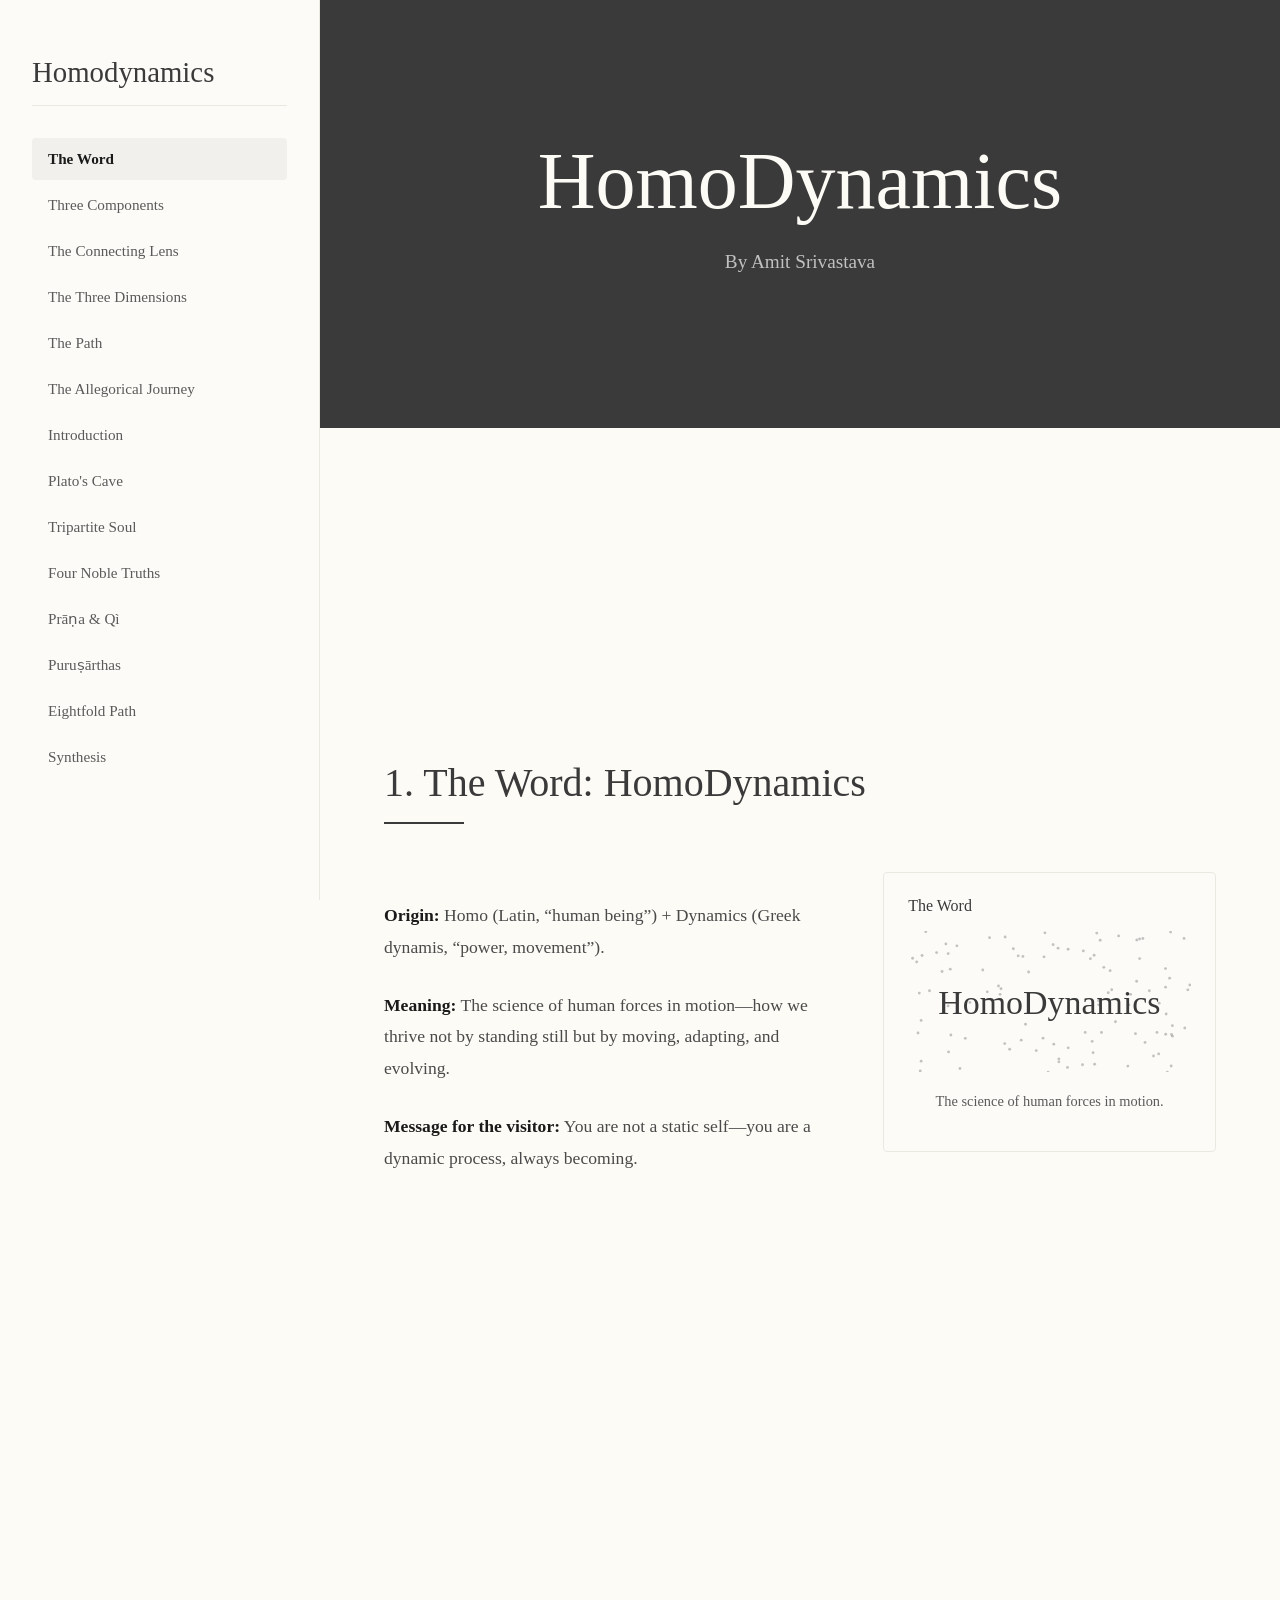
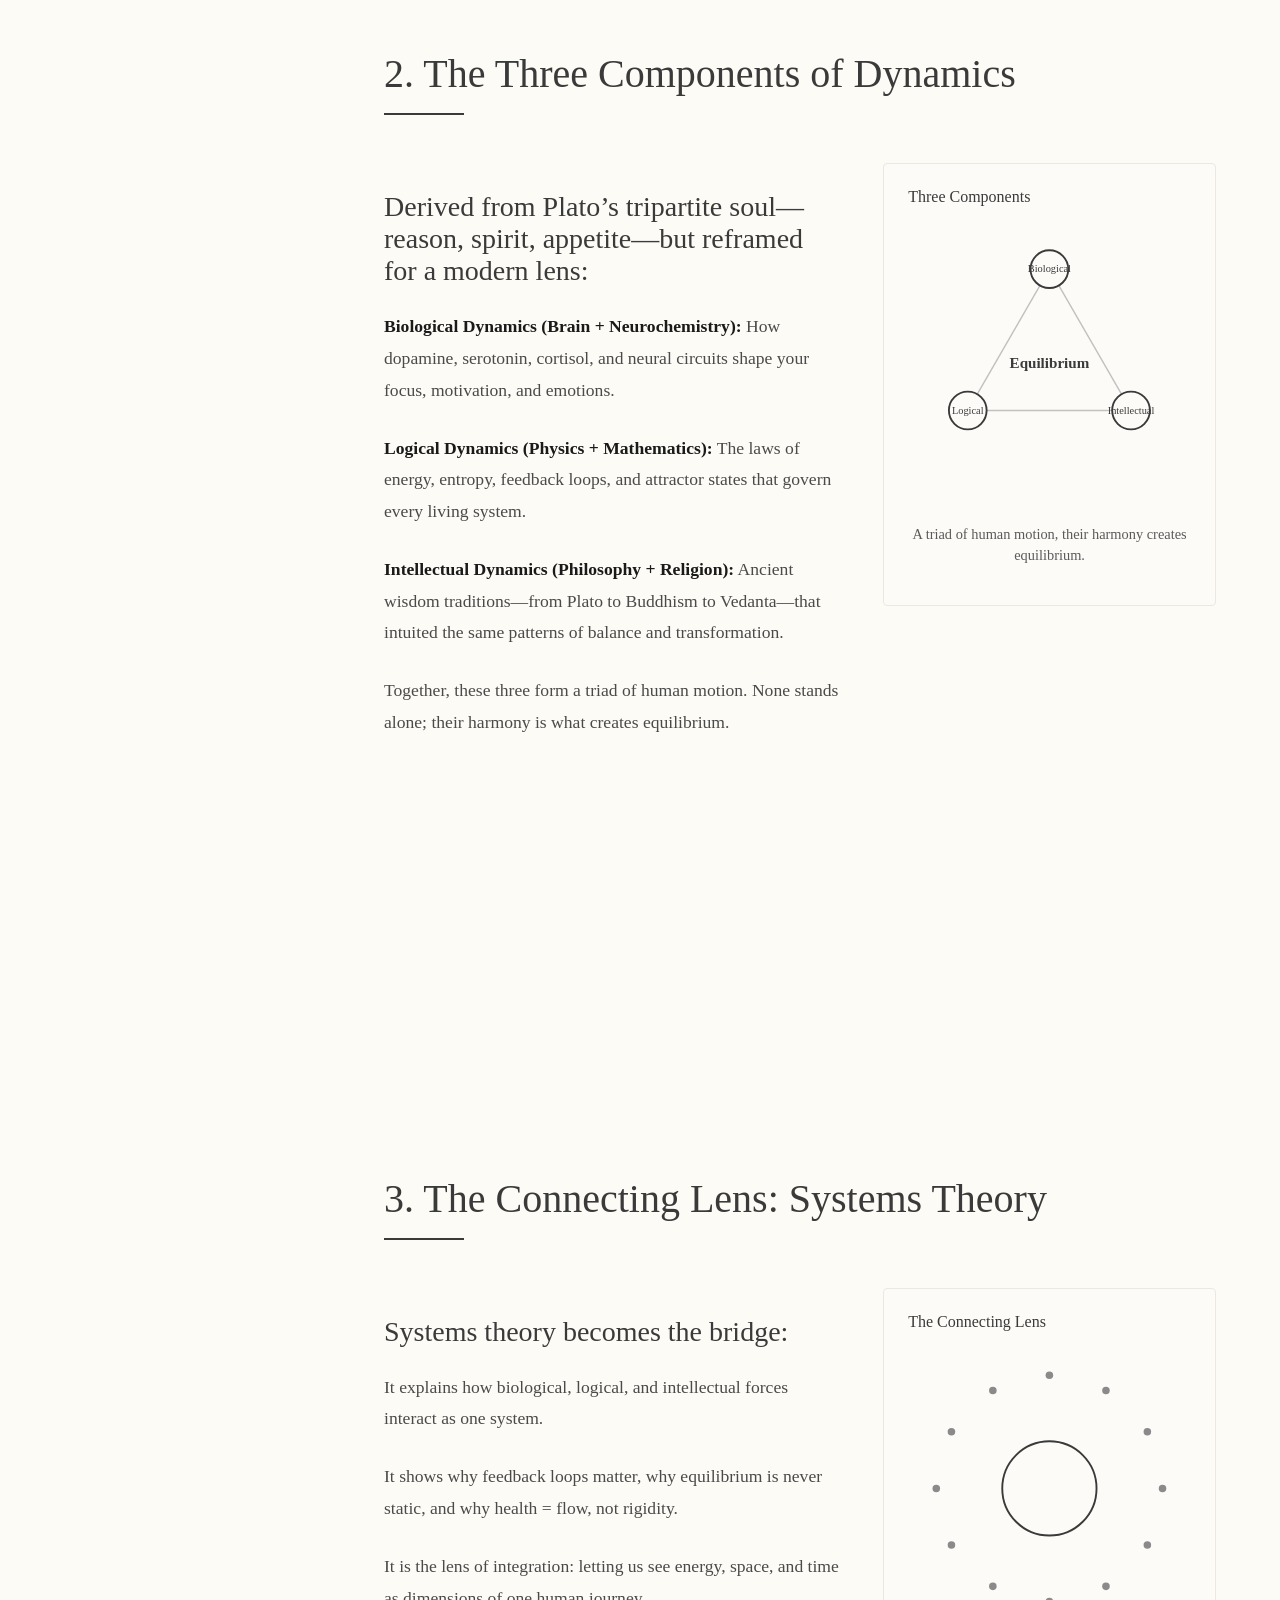
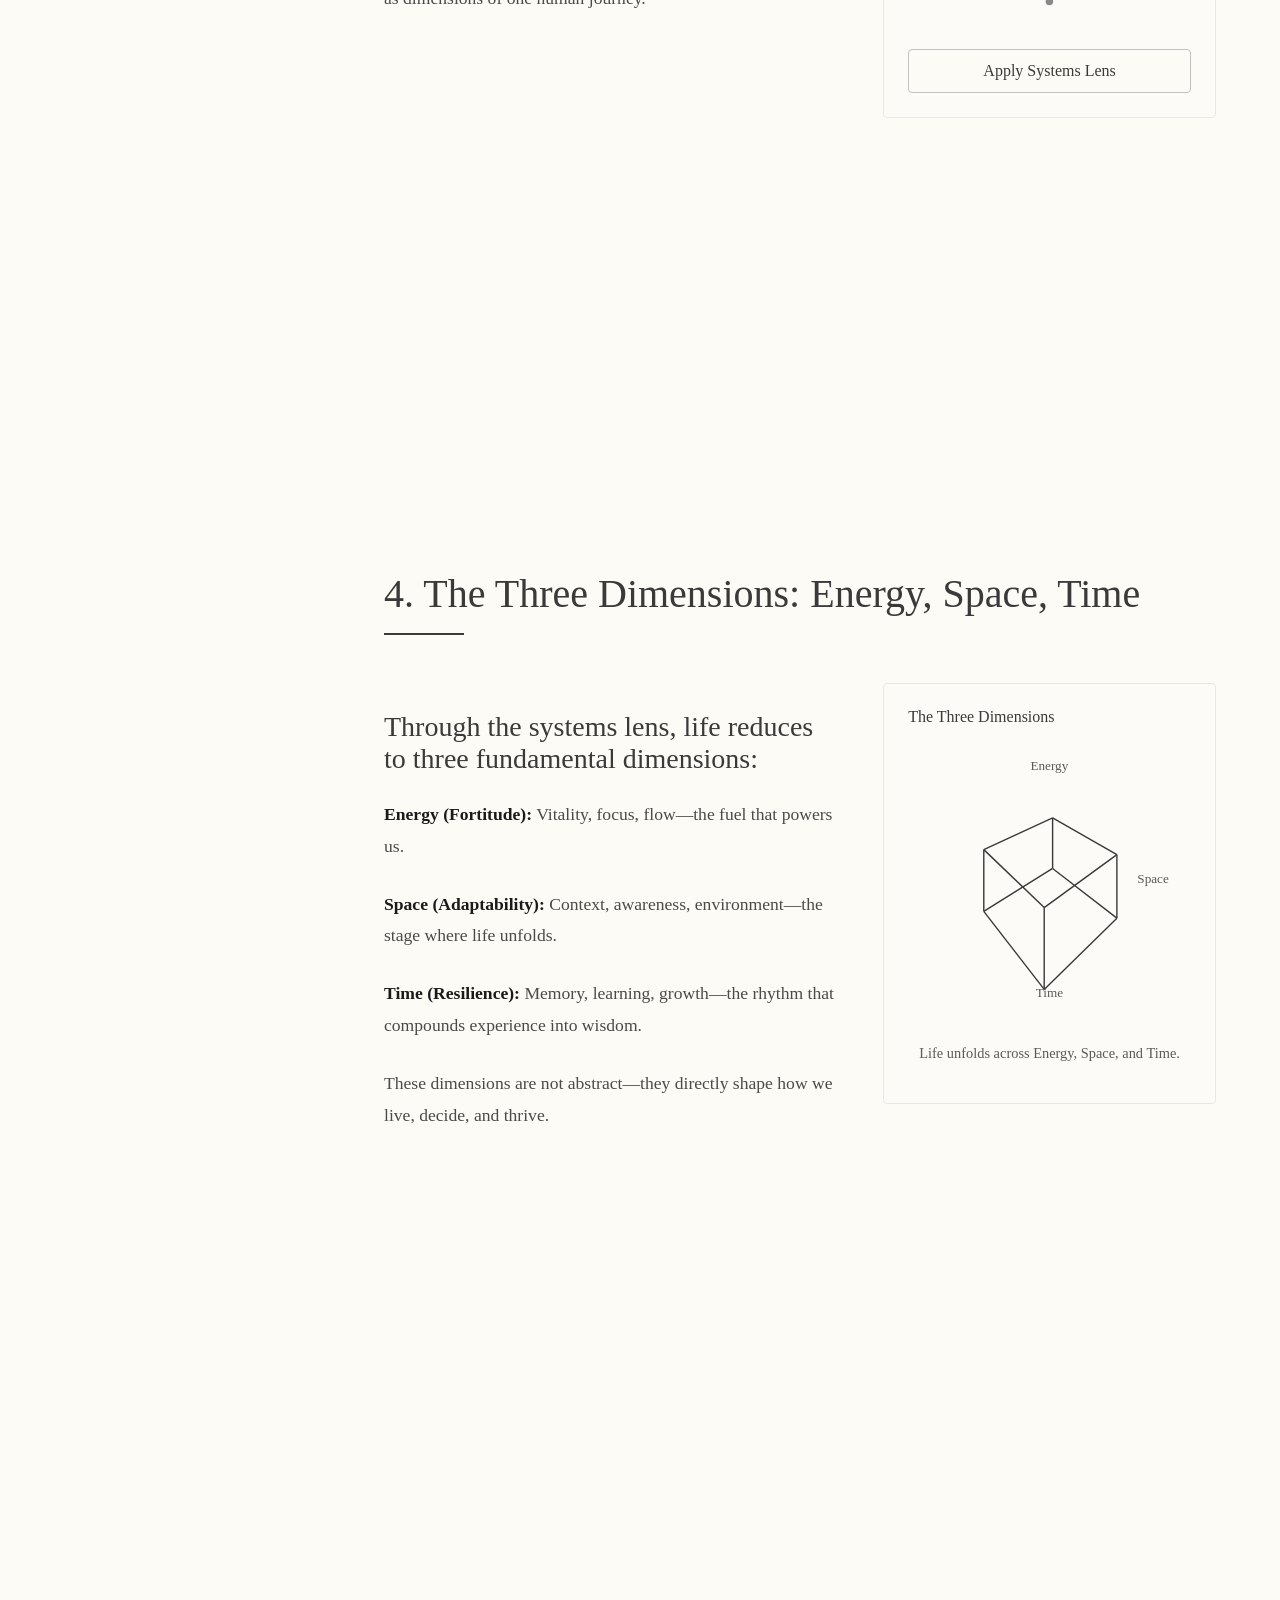
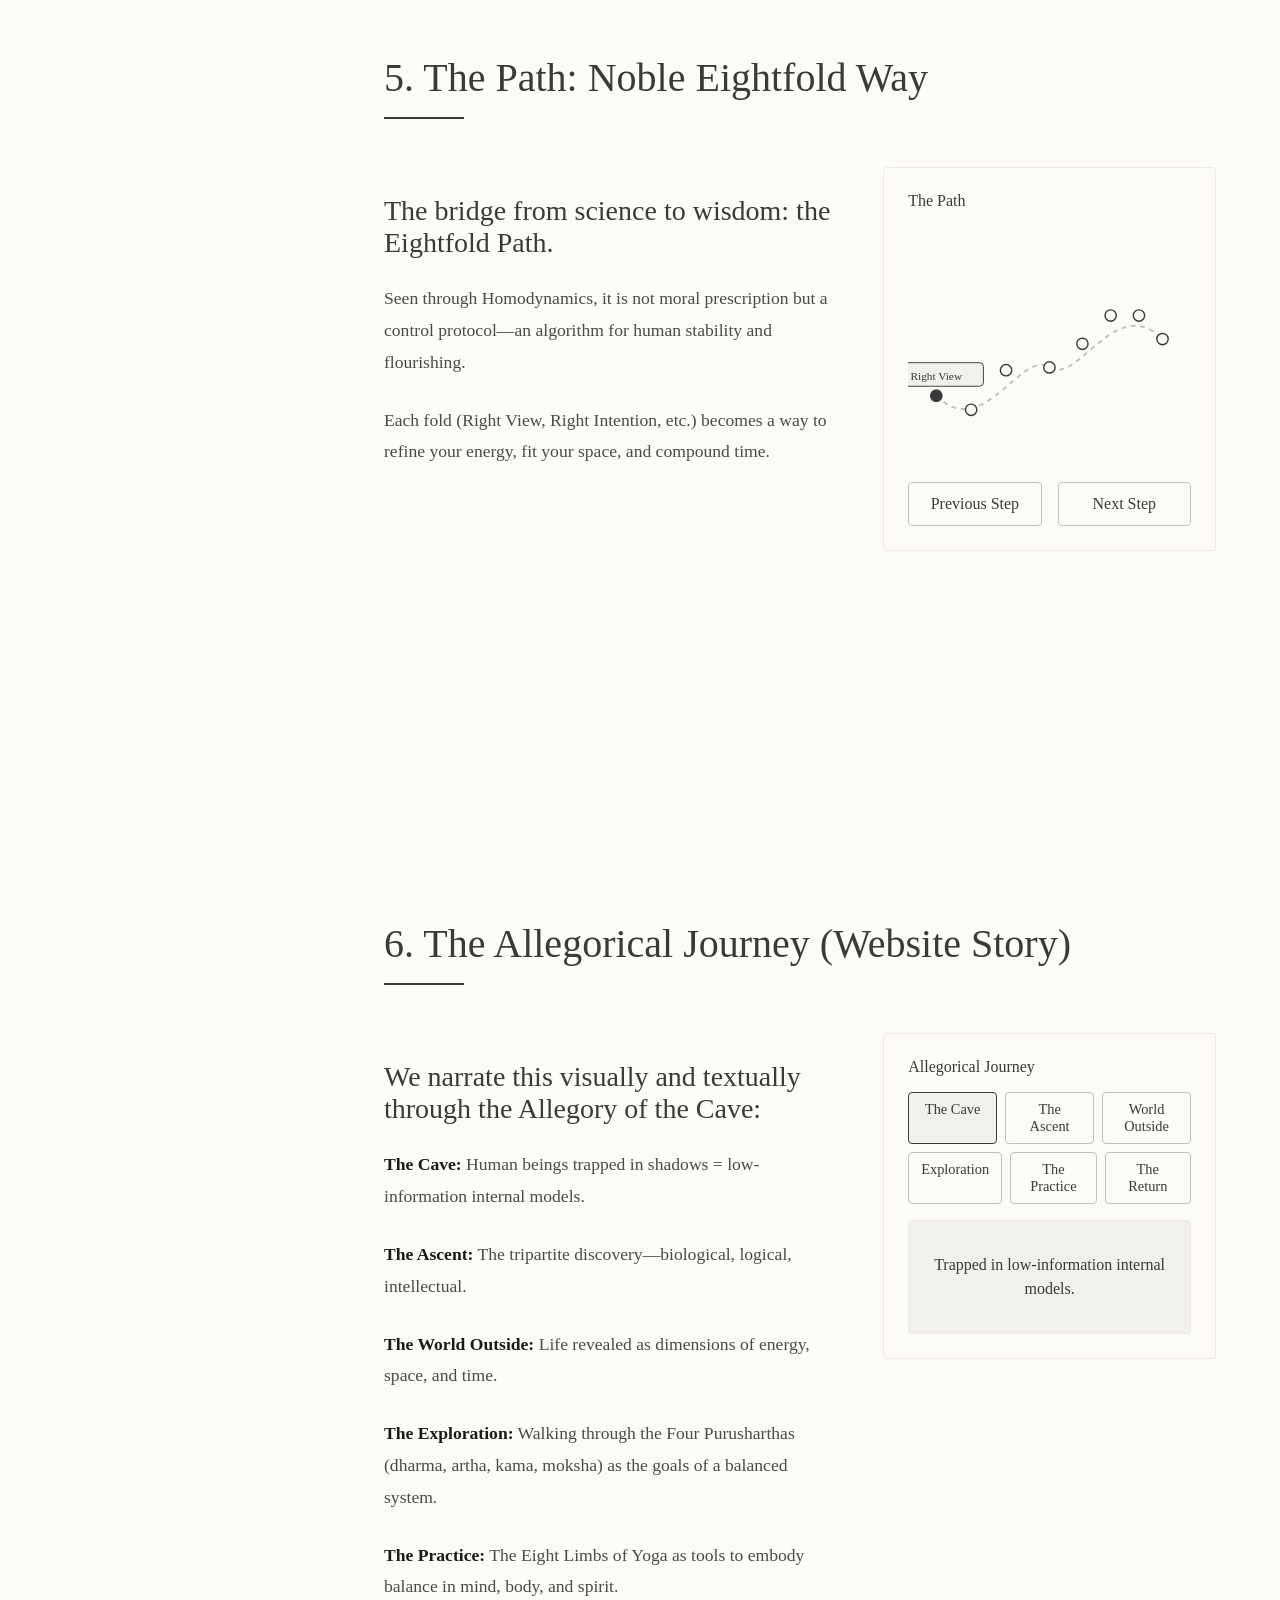
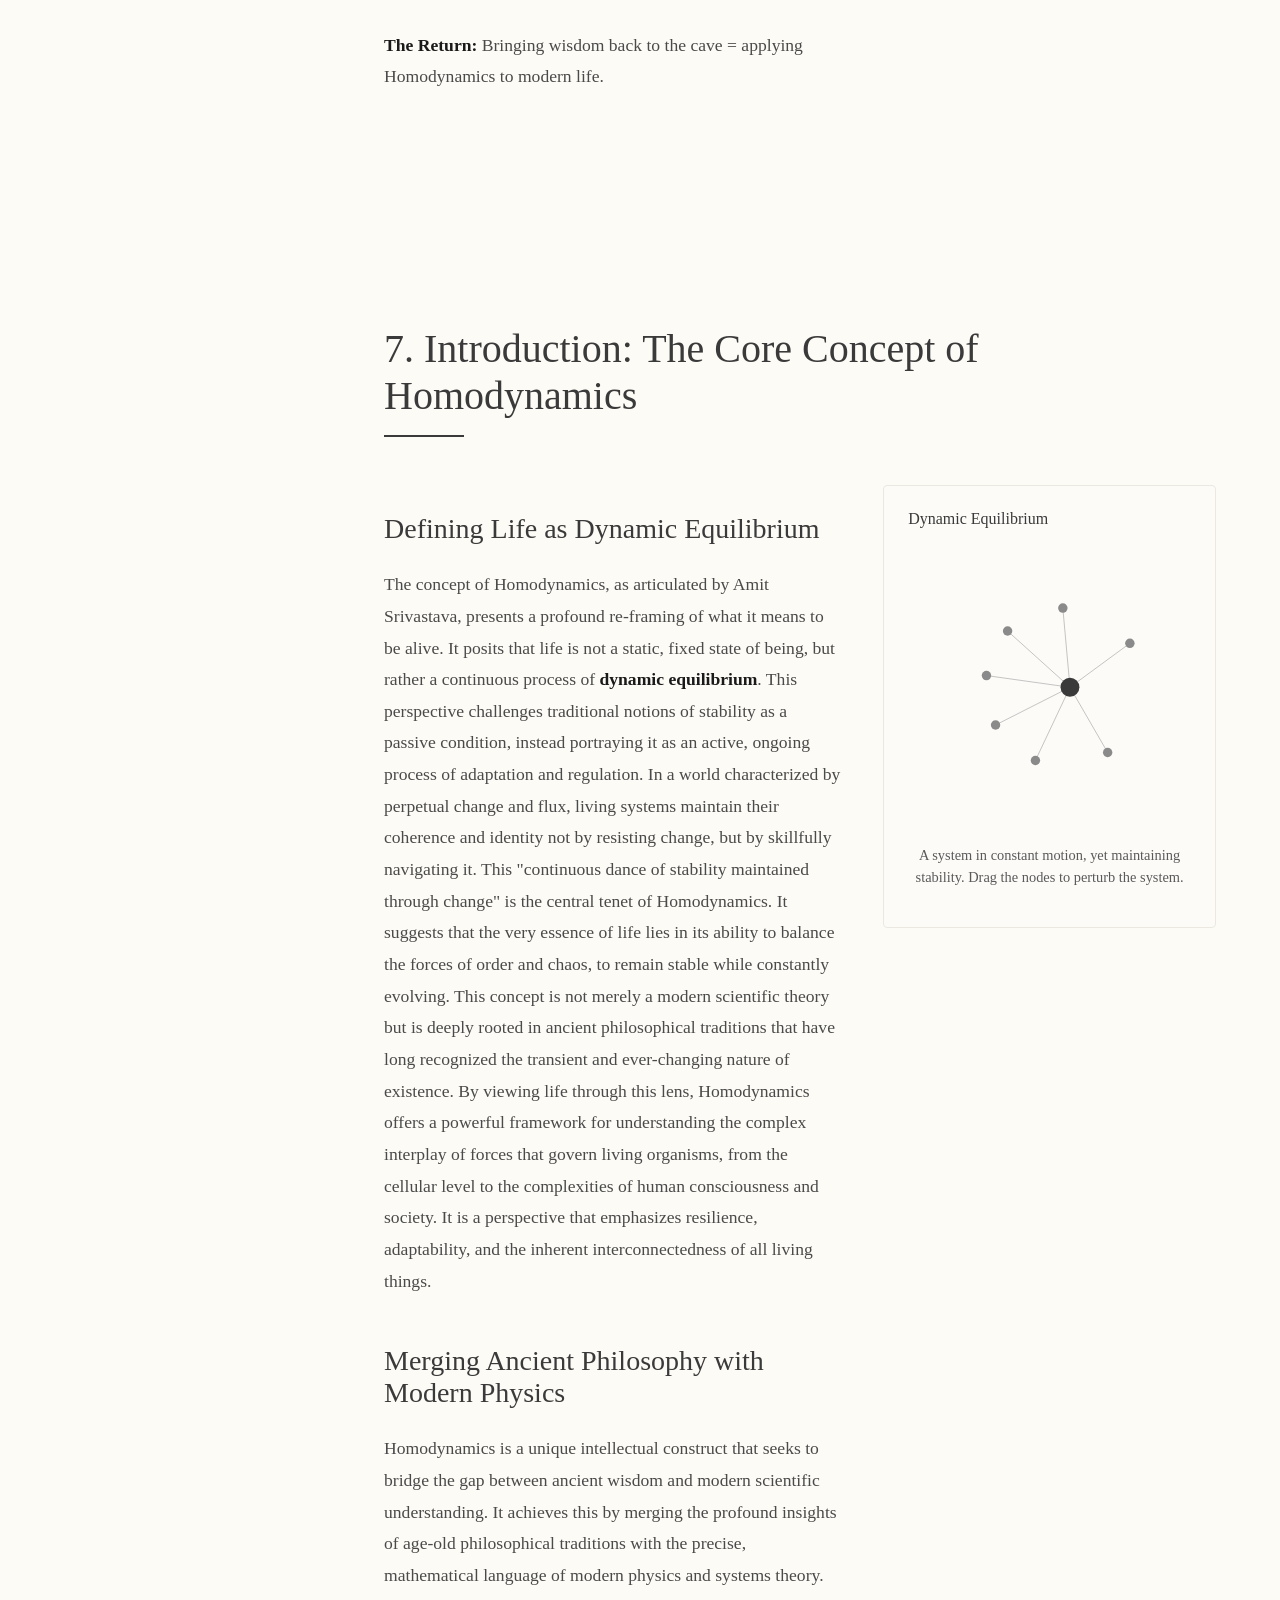
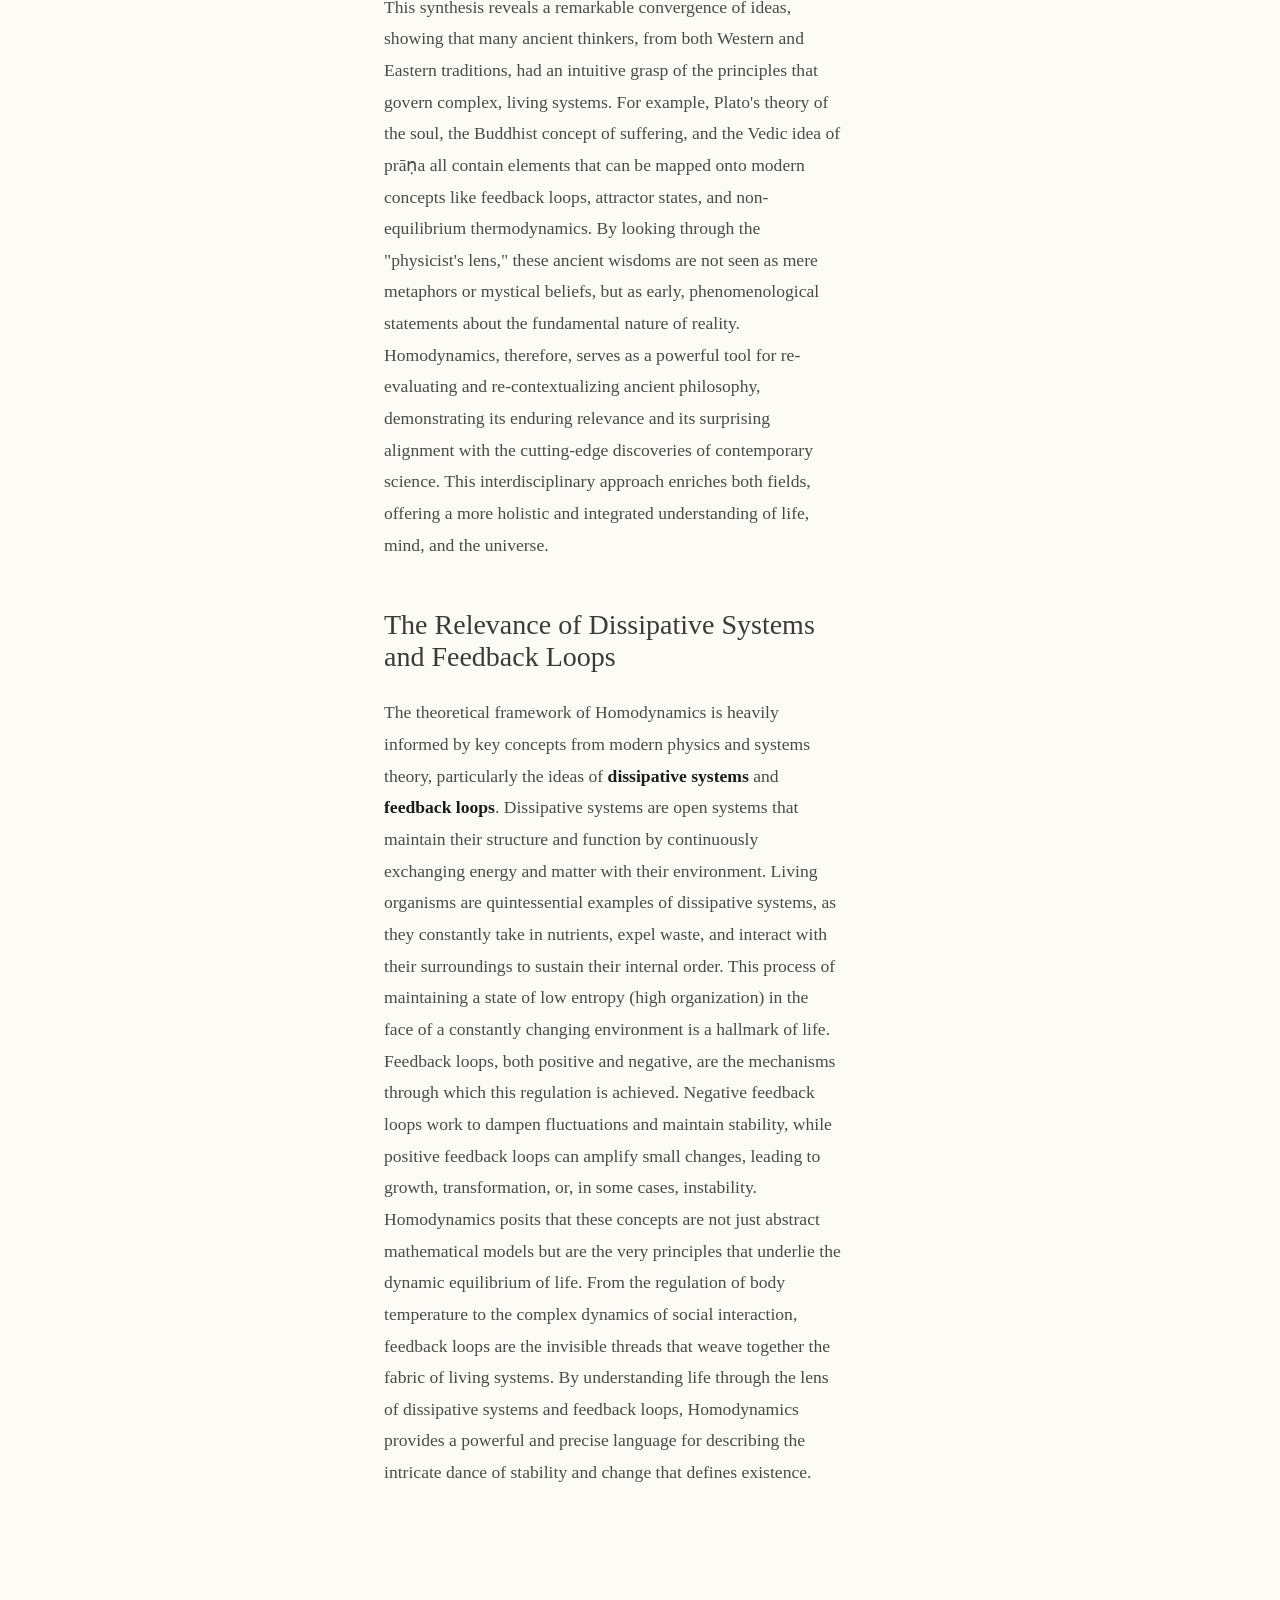
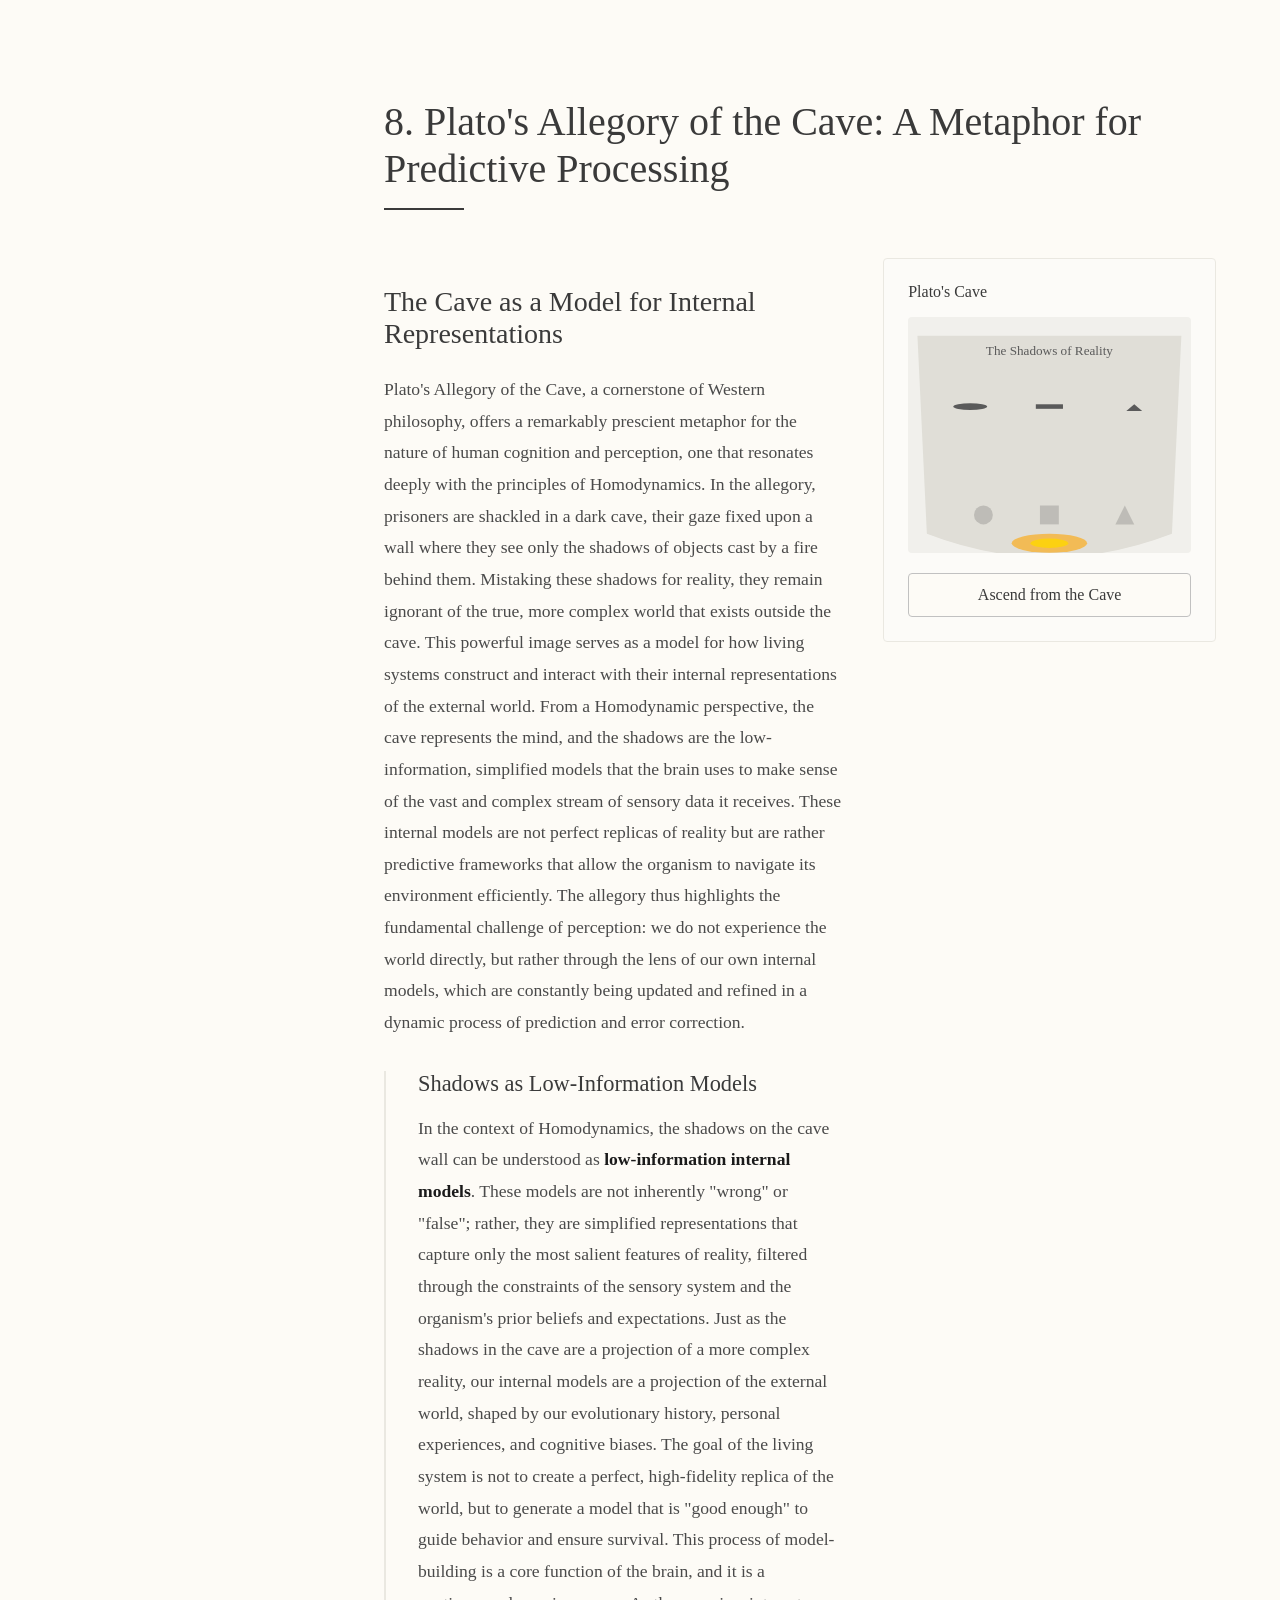
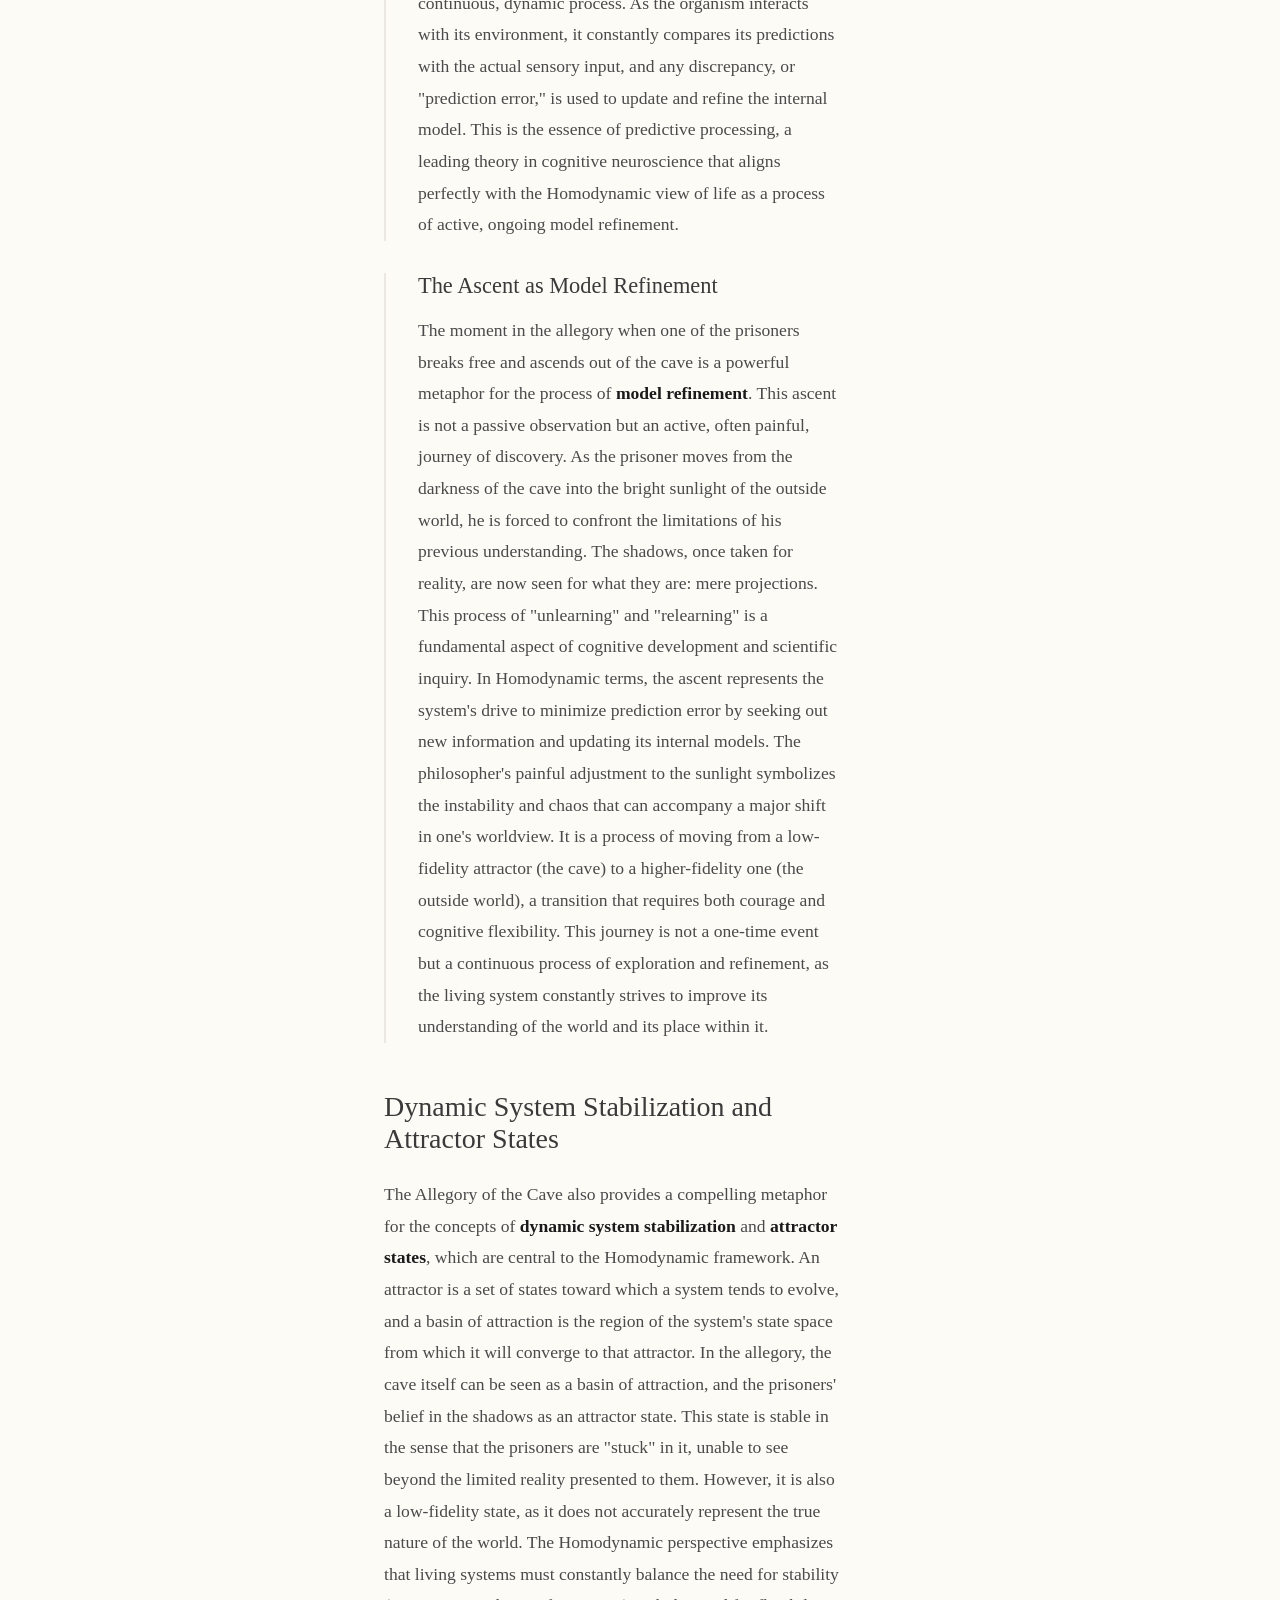
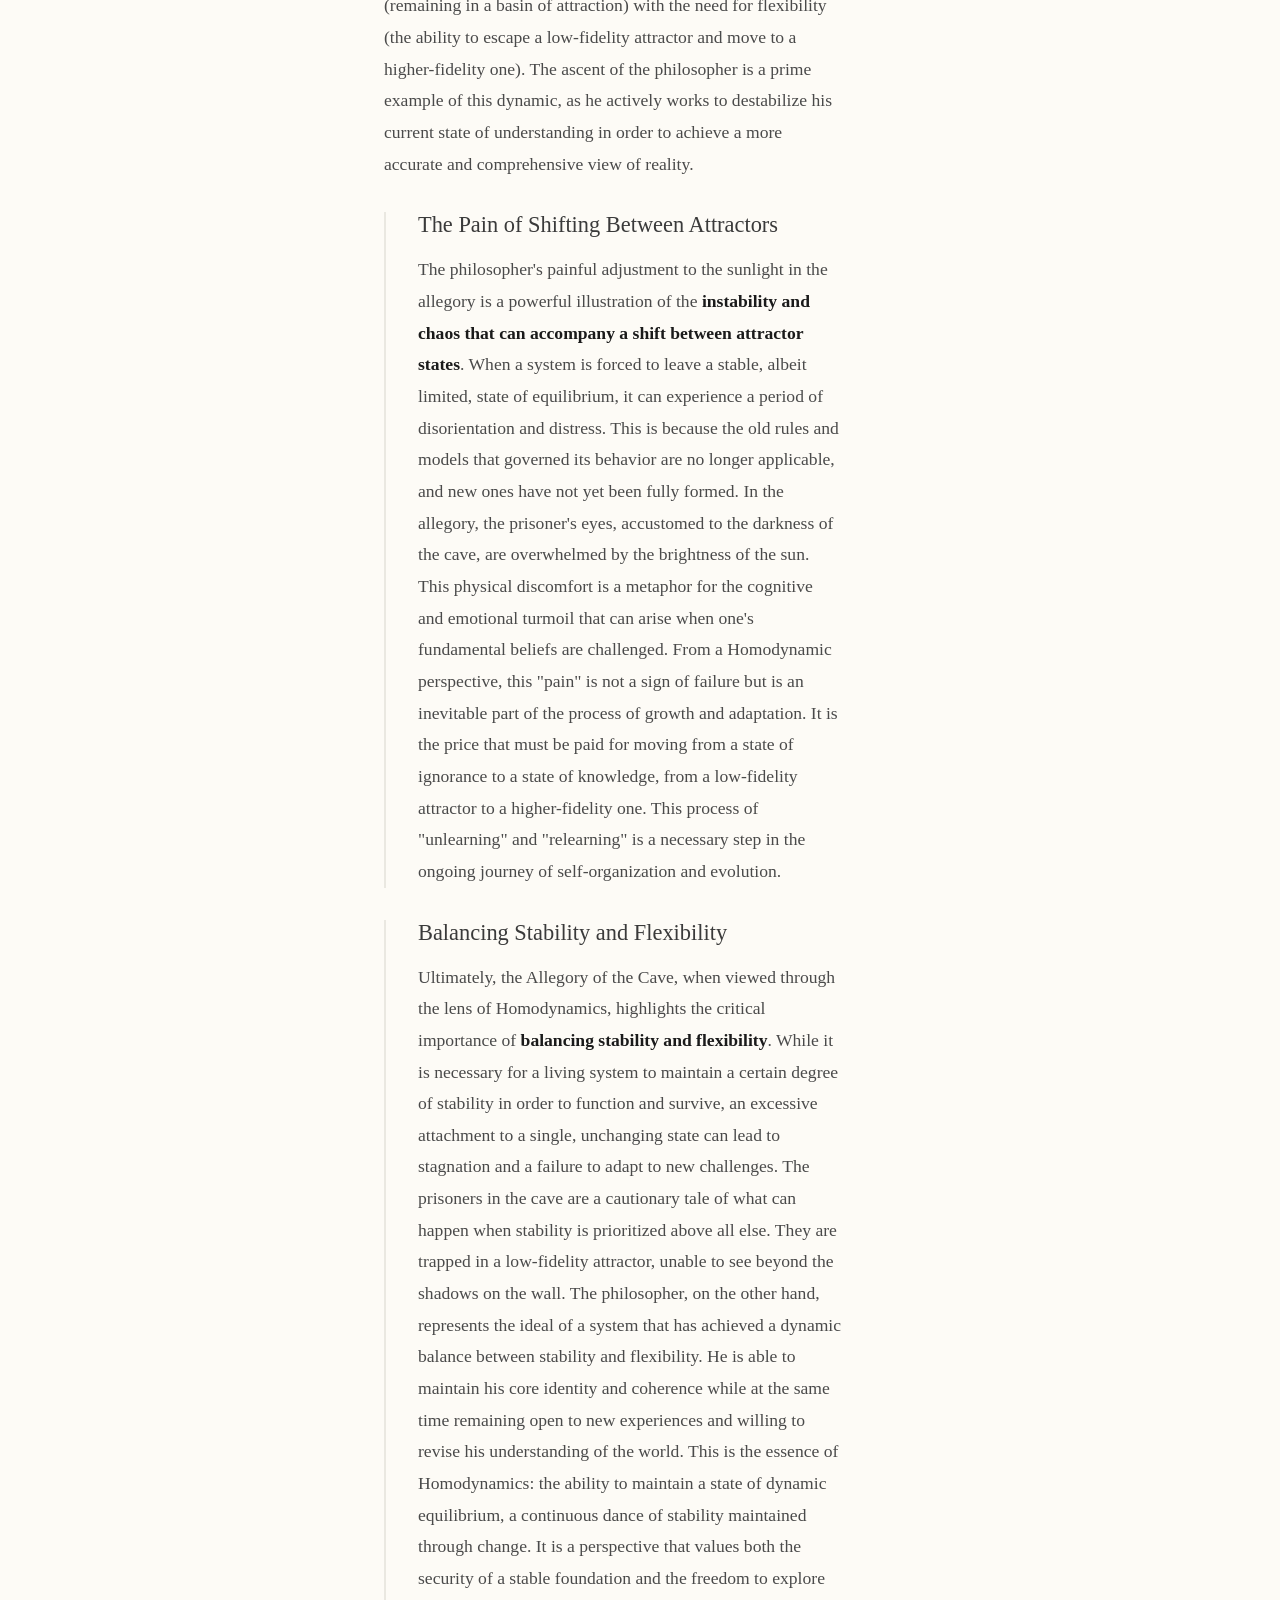
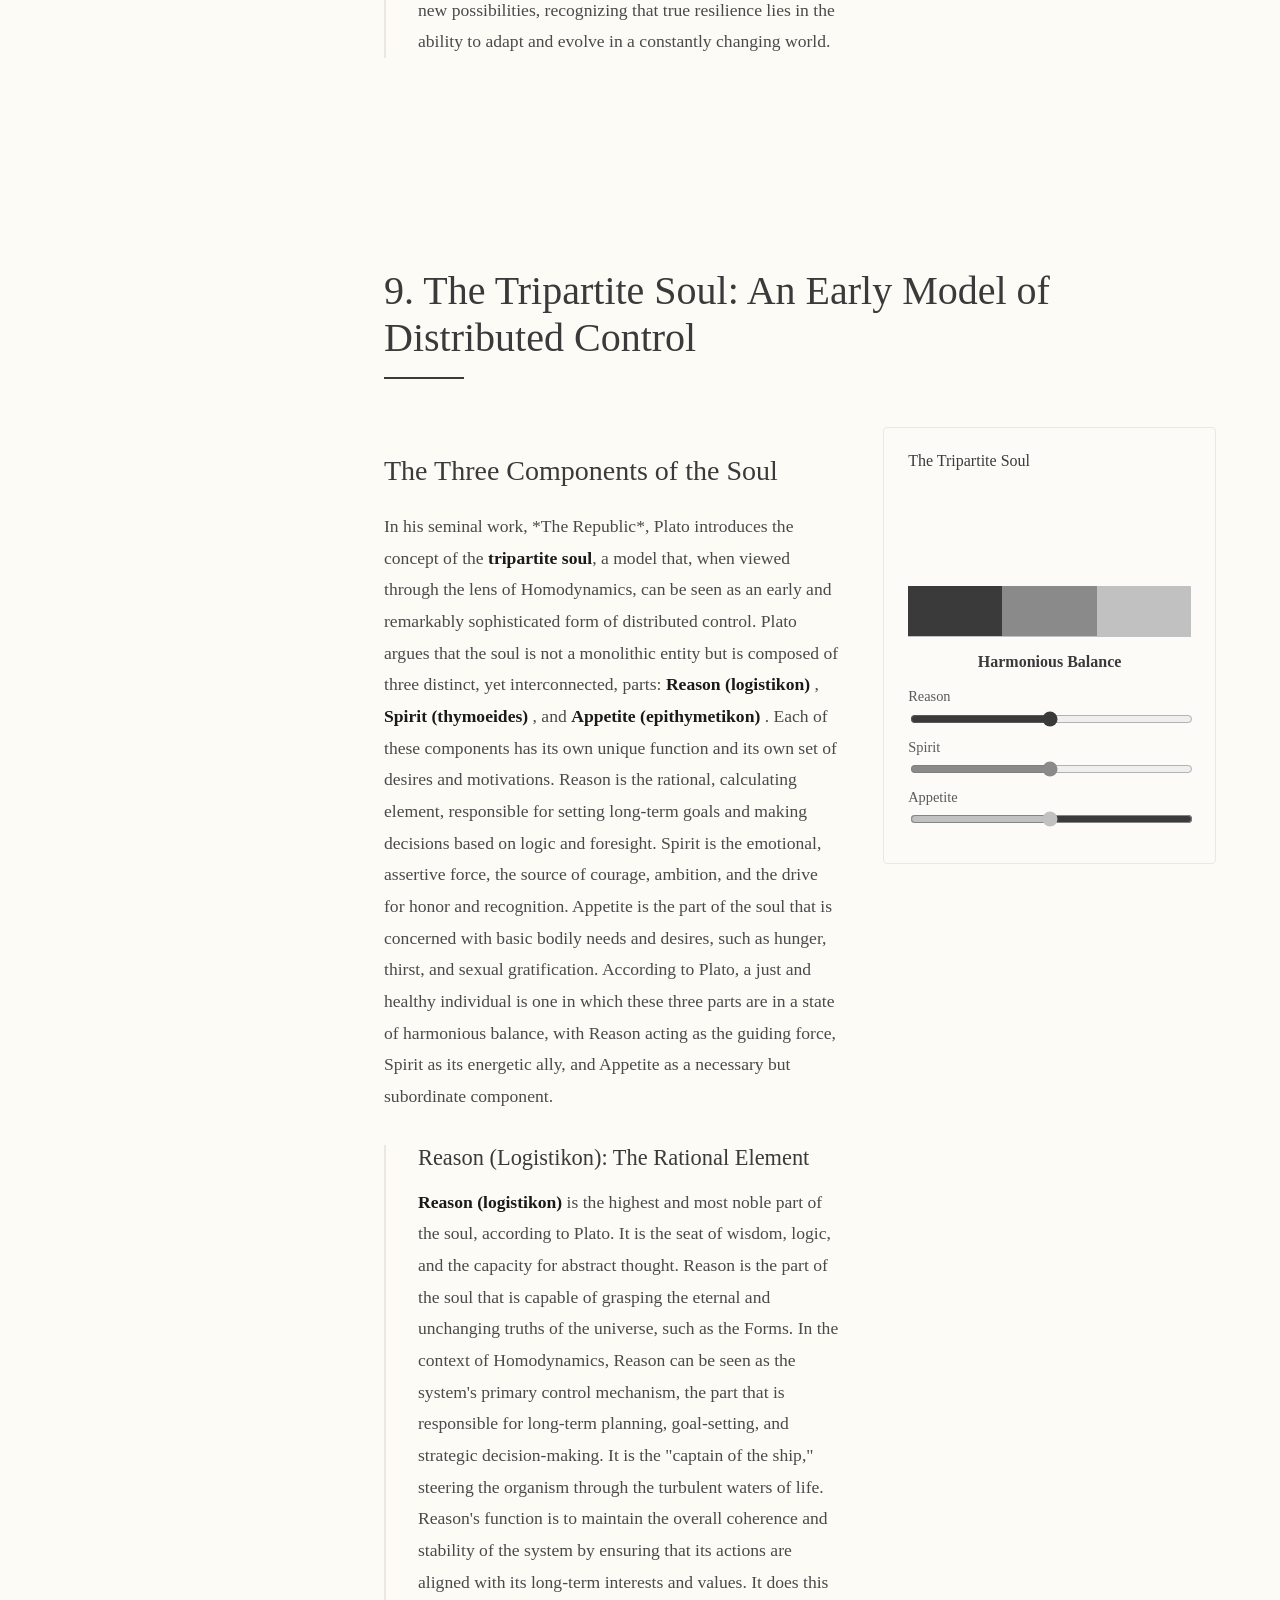
<file: index.html>
<!DOCTYPE html>
<html lang="en">
<head>
  <meta charset="UTF-8" />
  <meta name="viewport" content="width=device-width, initial-scale=1.0" />
  <title>Homodynamics</title>

  <style>
    /* Root layout for React app */
    #root {
      display: flex;
      min-height: 100vh;
    }

    body {
      margin: 0;
      background-color: #FDFBF6;
      color: #3A3A3A;
      font-family: 'Georgia', serif;
    }
    /* Custom Scrollbar for a refined look */
    ::-webkit-scrollbar {
      width: 8px;
    }
    ::-webkit-scrollbar-track {
      background: #F1F1F1;
    }
    ::-webkit-scrollbar-thumb {
      background: #C1C1C1;
      border-radius: 4px;
    }
    ::-webkit-scrollbar-thumb:hover {
      background: #A8A8A8;
    }
  </style>
  <style>
    /* Responsive Styles */
    .menu-button {
      display: none; /* Hidden by default */
      position: fixed;
      top: 1.5rem;
      left: 1.5rem;
      z-index: 1001;
      background: #FCFBF8;
      border: 1px solid #EAE8E1;
      border-radius: 4px;
      width: 44px;
      height: 44px;
      padding: 8px;
      cursor: pointer;
      box-shadow: 0 2px 8px rgba(0,0,0,0.05);
      -webkit-tap-highlight-color: transparent;
    }
    .menu-button div {
      width: 100%;
      height: 2px;
      background-color: #3A3A3A;
      margin: 5px 0;
      transition: transform 0.3s ease;
    }
    .overlay {
      display: none;
      position: fixed;
      top: 0;
      left: 0;
      right: 0;
      bottom: 0;
      background: rgba(0, 0, 0, 0.5);
      z-index: 999;
      opacity: 0;
      transition: opacity 0.3s ease-in-out;
    }
    .overlay.is-visible {
      display: block;
      opacity: 1;
    }

    @media (max-width: 800px) {
      html {
        height: 100%;
        width: 100%;
      }

      body {
        min-height: 100vh;
        overflow-x: hidden;
        width: 100%;
        margin: 0;
        padding: 0;
      }

      #root {
        flex-direction: column !important;
        min-height: 100vh !important;
        width: 100% !important;
      }

      .sidebar {
        position: fixed !important;
        left: 0 !important;
        top: 0 !important;
        bottom: 0 !important;
        z-index: 1000 !important;
        transform: translateX(-100%) !important;
        transition: transform 0.3s ease-in-out;
        box-shadow: 4px 0px 15px rgba(0,0,0,0.1) !important;
        border-right: none !important;
        width: 100% !important;
        max-width: none !important;
        height: 100vh !important;
      }

      .sidebar.is-open {
        transform: translateX(0) !important;
      }

      .menu-button {
        display: block !important;
      }

      .overlay {
        display: block !important;
      }

      .main-content {
        flex: 1 !important;
        width: 100% !important;
        padding: 1rem 2.5rem !important;
        margin: 0 !important;
        height: auto !important;
        min-height: 100vh !important;
        overflow-y: visible !important;
        box-sizing: border-box !important;
        display: block !important;
      }

      /* Mobile: Override desktop full-height sections */
      .main-content > div {
        min-height: auto !important;
        margin-bottom: 2rem !important;
        display: block !important;
        flex-direction: initial !important;
        justify-content: initial !important;
        padding: 0 !important;
      }

      .main-content > div:first-child .hero {
        min-height: 250px !important;
        display: flex !important;
        flex-direction: column !important;
        justify-content: center !important;
        align-items: center !important;
      }

      .hero {
        margin: 0 !important;
        min-height: 250px !important;
        height: auto !important;
        padding: 2rem 2.5rem !important;
        width: 100% !important;
        box-sizing: border-box !important;
        display: flex !important;
        flex-direction: column !important;
        align-items: center !important;
        justify-content: center !important;
      }

      .hero-title-container {
        flex-direction: row !important;
        align-items: baseline !important;
        justify-content: center !important;
        flex-wrap: nowrap !important; /* Force no wrapping */
        gap: 0 !important;
        white-space: nowrap !important; /* Prevent text wrapping */
        overflow: visible !important;
      }

      .hero-word {
        font-size: clamp(1.5rem, 8vw, 3rem) !important; /* Smaller for mobile */
        white-space: nowrap !important;
        display: inline-block !important;
      }

      .hero-plus {
        font-size: clamp(1.5rem, 8vw, 3rem) !important;
        margin: 0 0.3rem !important; /* Smaller margin */
        white-space: nowrap !important;
        display: inline-block !important;
      }

      .section-page-grid {
        display: grid !important;
        grid-template-columns: 55% 40% !important;
        gap: 5% !important;
      }

      .section-page-viz {
        position: sticky !important;
        top: 2rem !important;
        align-self: flex-start !important;
      }

      .section-page .content {
        width: 100% !important;
        box-sizing: border-box !important;
      }

      .section-page .viz {
        width: 100% !important;
        box-sizing: border-box !important;
      }

      .footer {
        padding: 1rem 2.5rem !important;
        margin: 0 !important;
        width: 100% !important;
        box-sizing: border-box !important;
      }

      .sub-section {
        flex-direction: column !important;
      }

      .sub-section canvas {
        width: 100% !important;
        height: 250px !important;
      }

      /* Typography adjustments */
      h2 {
        font-size: 2rem !important;
      }
      h3 {
        font-size: 1.5rem !important;
      }
      h4 {
        font-size: 1.25rem !important;
      }
    }
  </style>
<link rel="stylesheet" href="/style.css">
  <script type="importmap">
  {
    "imports": {
      "react": "https://aistudiocdn.com/react@^19.1.1",
      "react-dom/": "https://aistudiocdn.com/react-dom@^19.1.1/",
      "react/": "https://aistudiocdn.com/react@^19.1.1/",
      "d3": "https://cdn.jsdelivr.net/npm/d3@7/+esm"
    }
  }
  </script>
  <script type="module" crossorigin src="/assets/index-DN3_jfYU.js"></script>
</head>
<body>
  <div id="root"></div>
</body>
</html>
</file>
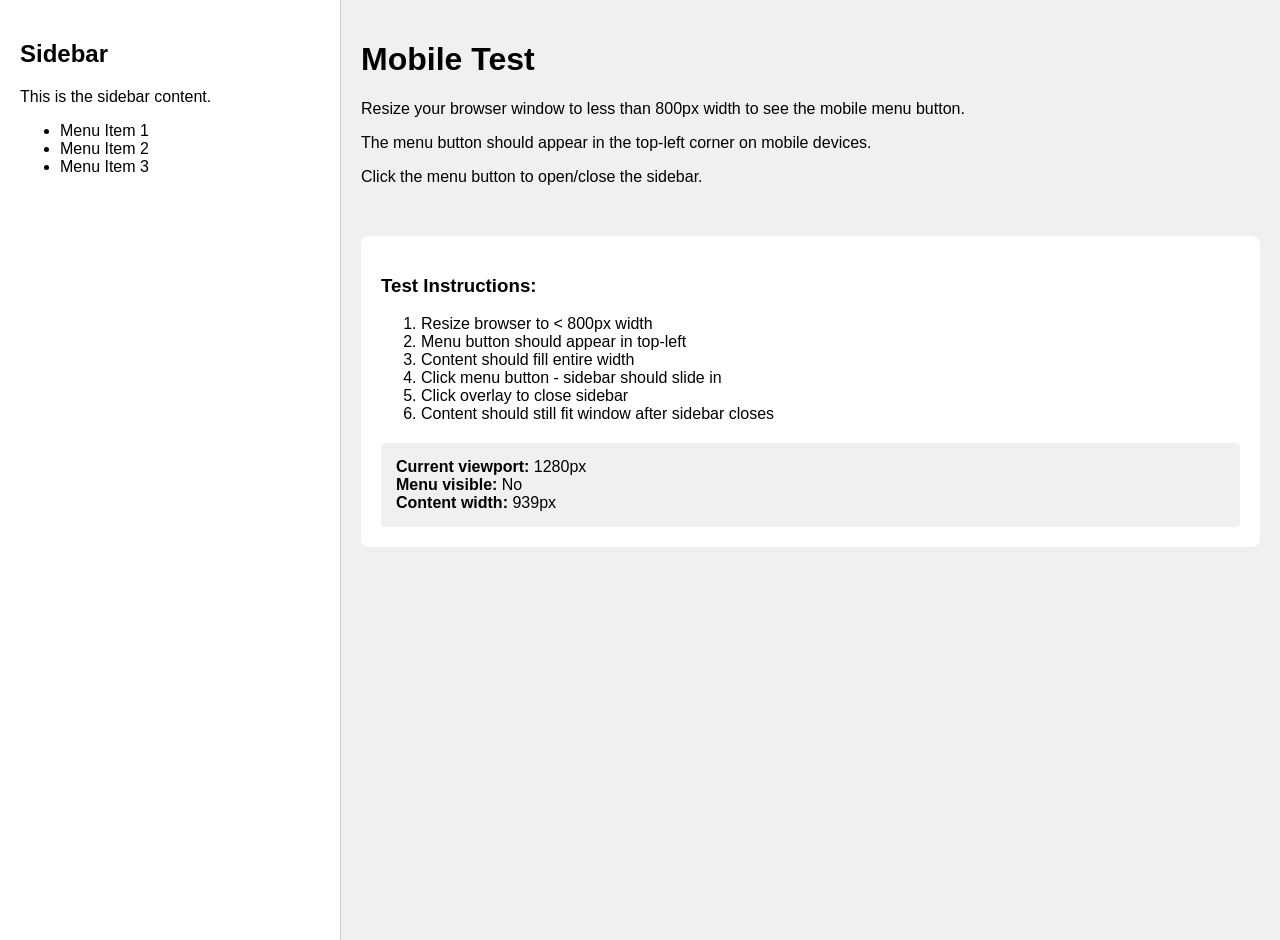
<file: mobile-test.html>
<!DOCTYPE html>
<html lang="en">
<head>
  <meta charset="UTF-8">
  <meta name="viewport" content="width=device-width, initial-scale=1.0">
  <title>Mobile Test</title>
  <style>
    body {
      margin: 0;
      font-family: Arial, sans-serif;
      background: #f0f0f0;
    }

    .menu-button {
      display: none;
      position: fixed;
      top: 20px;
      left: 20px;
      z-index: 1001;
      background: white;
      border: 1px solid #ccc;
      border-radius: 4px;
      width: 44px;
      height: 44px;
      padding: 8px;
      cursor: pointer;
    }

    .menu-button div {
      width: 100%;
      height: 2px;
      background-color: #333;
      margin: 5px 0;
      transition: transform 0.3s ease;
    }

    .sidebar {
      width: 300px;
      background: white;
      border-right: 1px solid #ccc;
      padding: 20px;
      position: sticky;
      top: 0;
      height: 100vh;
      overflow-y: auto;
    }

    .main-content {
      flex: 1;
      padding: 20px;
    }

    .overlay {
      display: none;
      position: fixed;
      top: 0;
      left: 0;
      right: 0;
      bottom: 0;
      background: rgba(0, 0, 0, 0.5);
      z-index: 999;
      opacity: 0;
      transition: opacity 0.3s ease-in-out;
    }

    .overlay.is-visible {
      display: block;
      opacity: 1;
    }

    @media (max-width: 800px) {
      .menu-button {
        display: block !important;
      }

      .sidebar {
        position: fixed !important;
        left: 0;
        top: 0;
        bottom: 0;
        z-index: 1000;
        transform: translateX(-100%);
        transition: transform 0.3s ease-in-out;
        box-shadow: 4px 0px 15px rgba(0,0,0,0.1);
      }

      .sidebar.is-open {
        transform: translateX(0);
      }

      .main-content {
        padding: 20px !important;
      }
    }
  </style>
</head>
<body>
  <button class="menu-button" onclick="toggleMenu()">
    <div></div>
    <div></div>
    <div></div>
  </button>

  <div class="overlay" id="overlay" onclick="closeMenu()"></div>

  <div style="display: flex;">
    <aside class="sidebar" id="sidebar">
      <h2>Sidebar</h2>
      <p>This is the sidebar content.</p>
      <ul>
        <li>Menu Item 1</li>
        <li>Menu Item 2</li>
        <li>Menu Item 3</li>
      </ul>
    </aside>

    <main class="main-content">
      <h1>Mobile Test</h1>
      <p>Resize your browser window to less than 800px width to see the mobile menu button.</p>
      <p>The menu button should appear in the top-left corner on mobile devices.</p>
      <p>Click the menu button to open/close the sidebar.</p>

      <div style="margin-top: 50px; padding: 20px; background: white; border-radius: 8px;">
        <h3>Test Instructions:</h3>
        <ol>
          <li>Resize browser to < 800px width</li>
          <li>Menu button should appear in top-left</li>
          <li>Content should fill entire width</li>
          <li>Click menu button - sidebar should slide in</li>
          <li>Click overlay to close sidebar</li>
          <li>Content should still fit window after sidebar closes</li>
        </ol>
        <div style="margin-top: 20px; padding: 15px; background: #f0f0f0; border-radius: 4px;">
          <strong>Current viewport:</strong> <span id="viewport-width">Loading...</span>px<br>
          <strong>Menu visible:</strong> <span id="menu-visible">No</span><br>
          <strong>Content width:</strong> <span id="content-width">Loading...</span>px
        </div>
      </div>
    </main>
  </div>

  <script>
    function toggleMenu() {
      const sidebar = document.getElementById('sidebar');
      const overlay = document.getElementById('overlay');

      if (sidebar.classList.contains('is-open')) {
        closeMenu();
      } else {
        sidebar.classList.add('is-open');
        overlay.classList.add('is-visible');
      }
    }

    function closeMenu() {
      const sidebar = document.getElementById('sidebar');
      const overlay = document.getElementById('overlay');

      sidebar.classList.remove('is-open');
      overlay.classList.remove('is-visible');
    }

    // Log viewport width for debugging
    function logViewport() {
      const width = window.innerWidth;
      const menuVisible = width < 800 ? 'Yes' : 'No';
      const contentWidth = document.querySelector('.main-content').offsetWidth;

      document.getElementById('viewport-width').textContent = width;
      document.getElementById('menu-visible').textContent = menuVisible;
      document.getElementById('content-width').textContent = contentWidth;

      console.log('Viewport width:', width, 'Menu visible:', menuVisible, 'Content width:', contentWidth);
    }

    window.addEventListener('resize', logViewport);
    logViewport();
  </script>
</body>
</html>
</file>
<file: style.css>
/*
 * style.css – Consolidated Stylesheet for the HomoDynamics site.
 * This stylesheet combines global styles, responsive rules from the React build,
 * and base styles from the original static site.
 */

/* Root colour variables for easy theming */
:root {
  --bg-light: #FDFBF6;
  --panel-bg: #FCFBF8;
  --text-dark: #3A3A3A;
  --text-medium: #4A4A4A;
  --border-light: #EAE8E1;
  --highlight-bg: #F1F0EC;
  --primary: #3A3A3A;
}

body {
  margin: 0;
  background-color: var(--bg-light);
  color: var(--text-dark);
  font-family: 'Georgia', serif;
  overflow-x: hidden;
}

/* Custom Scrollbar for a refined look */
::-webkit-scrollbar {
  width: 8px;
}
::-webkit-scrollbar-track {
  background: #F1F1F1;
}
::-webkit-scrollbar-thumb {
  background: #C1C1C1;
  border-radius: 4px;
}
::-webkit-scrollbar-thumb:hover {
  background: #A8A8A8;
}

/* Root layout for React app */
#root {
  display: flex;
}

/* Sidebar navigation */
.sidebar {
  width: 320px; /* From React inline styles */
  min-width: 320px; /* From React inline styles */
  background-color: var(--panel-bg);
  border-right: 1px solid var(--border-light);
  padding: 2rem;
  position: sticky;
  top: 0;
  height: 100vh;
  overflow-y: auto;
  box-sizing: border-box;
  z-index: 998; /* Lower z-index than overlay for mobile */
  transition: transform 0.3s ease-in-out; /* Keep transition for smooth mobile opening */
}

/* .sidebar.is-open is only for mobile, handled within media query */

.sidebar h1 {
  font-size: 1.8rem; /* From React inline styles */
  margin-bottom: 2rem;
  color: var(--primary);
  font-family: 'Georgia', serif; /* From React inline styles */
  font-weight: normal;
  border-bottom: 1px solid var(--border-light);
  padding-bottom: 1rem;
}

.sidebar nav ul {
  list-style: none;
  padding: 0;
  margin: 0;
}

.sidebar nav a {
  display: block;
  padding: 0.75rem 1rem; /* From React inline styles */
  border-radius: 4px;
  color: var(--text-medium);
  text-decoration: none;
  font-size: 0.95rem; /* From React inline styles */
  transition: background 0.2s ease, color 0.2s ease;
}

.sidebar nav a.active {
  background-color: var(--highlight-bg); /* Original active state */
  color: var(--primary);
  font-weight: bold;
}

/* Specific to React's way of managing active links, overriding general hover */
.sidebar nav a[aria-current="page"] {
    background-color: var(--highlight-bg);
    color: var(--primary);
    font-weight: bold;
}

.sidebar nav a:hover {
  background-color: var(--highlight-bg);
  color: var(--primary);
}


/* Main content area */
.main-content {
  flex: 1;
  padding: 2rem 4rem; /* Base padding */
  box-sizing: border-box;
  height: auto; /* Allow content to expand */
  min-height: 100vh;
  overflow-y: visible; /* Allow natural scrolling */
  display: block; /* Ensure block display for scrolling */
}

/* Desktop: Full viewport height sections */
.main-content > div {
  min-height: 100vh;
  margin-bottom: 0;
  display: flex;
  flex-direction: column;
  justify-content: center;
  padding: 4rem 0;
}

.main-content > div:last-child {
  margin-bottom: 0;
}

/* Hero section gets special treatment */
.main-content > div:first-child .hero {
  margin: 0;
  min-height: 100vh;
  display: flex;
  flex-direction: column;
  justify-content: center;
  align-items: center;
}


/* Hero section */
.hero {
  margin: -2rem -4rem 2rem -4rem; /* Original static site margin */
  padding: 4rem 0;
  background-color: var(--primary);
  color: var(--bg-light);
  text-align: center;
  position: relative;
  min-height: 300px;
  display: flex;
  flex-direction: column;
  align-items: center;
  justify-content: center;
}

/* Hero title container */
.hero-title-container {
  display: flex;
  align-items: baseline;
  justify-content: center;
  flex-wrap: wrap;
}

/* Hero words */
.hero-word {
  font-family: 'Georgia', serif;
  font-weight: normal;
  color: #FDFBF6;
  display: inline-block;
  vertical-align: baseline;
  font-size: clamp(2.5rem, 8vw, 5rem);
  transition: transform 0.8s cubic-bezier(0.25, 1, 0.5, 1), opacity 0.5s ease;
}

/* Hero plus symbol */
.hero-plus {
  font-family: 'Georgia', serif;
  font-weight: normal;
  color: #FDFBF6;
  display: inline-block;
  vertical-align: baseline;
  font-size: clamp(2.5rem, 8vw, 5rem);
  overflow: hidden;
  opacity: 0;
  transition: opacity 0.4s ease,
              margin 0.8s cubic-bezier(0.25, 1, 0.5, 1),
              max-width 0.8s cubic-bezier(0.25, 1, 0.5, 1);
  margin: 0 0.5rem;
  max-width: 5rem;
}

/* Hero byline */
.hero-byline {
  font-family: 'Georgia', serif;
  font-size: 1.2rem;
  color: #C1C1C1;
  margin-top: 1.5rem;
  opacity: 0;
  transition: opacity 1s ease;
}

/* Legacy support for old hero classes */
.hero-title {
  font-size: clamp(3rem, 8vw, 6rem);
  margin: 0;
  font-weight: normal;
}

.hero-title .plus {
  margin: 0 0.5rem;
  /* For hero animation: hide overflow, animate margin and width */
  display: inline-block;
  overflow: hidden;
  max-width: 5rem;
  opacity: 0;
  transition: opacity 0.4s ease,
              margin 0.8s cubic-bezier(0.25, 1, 0.5, 1),
              max-width 0.8s cubic-bezier(0.25, 1, 0.5, 1);
}

/* Byline fades in after hero animation */
.hero-credit {
  opacity: 0;
  transition: opacity 1s ease;
}

.hero-subtitle {
  font-size: 1.5rem;
  margin: 1rem 0;
  color: #C1C1C1;
}

.hero-symbol {
  margin: 2rem auto;
}

/* Section pages */
.section-page {
  margin-bottom: 4rem;
}

.section-page header h2 {
  font-size: 2.5rem;
  margin-bottom: 1rem;
  font-weight: normal;
}

.section-page header .divider {
  width: 80px;
  height: 2px;
  background-color: var(--primary);
  margin-bottom: 2rem;
}

.section-page-grid { /* From React build output */
  display: grid;
  grid-template-columns: 55% 40%;
  gap: 5%;
}

.section-page .content { /* Original static site, but applies to React text */
  min-width: 0;
}

.section-page .viz { /* Original static site, but applies to React visualizations */
  position: sticky;
  top: 2rem;
  align-self: flex-start;
}

.section-page .viz .viz-container { /* Original static site container */
  border: 1px solid var(--border-light);
  border-radius: 4px;
  background-color: var(--panel-bg);
  padding: 1.5rem;
}

.section-page .viz canvas { /* Original static site canvas style */
  width: 100%;
  height: auto;
  max-width: 100%;
  border-radius: 2px;
  background-color: #FAF9F5;
  display: block;
}


/* ContentDisplay component styles (derived from inline styles and old style.css) */
.section-page h3 { /* General h3, from ContentDisplay and old static site */
  font-size: 1.75rem; /* From ContentDisplay */
  margin-bottom: 1.5rem; /* From ContentDisplay */
  color: var(--text-dark); /* From ContentDisplay */
  font-weight: normal;
}

.section-page p { /* General p, from ContentDisplay and old static site */
  line-height: 1.8;
  font-size: 1.1rem;
  color: var(--text-medium);
  margin: 0 0 1.5em 0;
}

.section-page h4 { /* General h4, from ContentDisplay and old static site */
  font-size: 1.4rem; /* From ContentDisplay */
  margin-bottom: 1rem; /* From ContentDisplay */
  color: var(--text-dark); /* From ContentDisplay */
  font-weight: normal;
}

/* Specific style for strong tags to match the React app's inline style */
.section-page p strong {
  color: #1A1A1A;
}

.sub-block { /* Original static site */
  margin-top: 2rem;
  border-left: 2px solid var(--border-light);
  padding-left: 2rem;
}

/* New styles for detailed sub-section layouts (from React build output) */
.sub-section-list {
  display: flex;
  flex-direction: column;
  gap: 3rem;
  margin-bottom: 2rem;
}

.sub-section {
  display: flex;
  flex-wrap: wrap;
  align-items: flex-start;
  gap: 1.5rem;
}

.sub-section .text {
  flex: 1 1 60%;
  min-width: 250px;
}

.sub-section canvas {
  flex: 0 0 320px;
  width: 320px;
  height: 320px;
  max-width: 100%;
  border: 1px solid var(--border-light);
  background-color: var(--panel-bg);
  display: block;
}

/* Caption styling for sub‑section artwork */
.art-caption {
  margin-top: 0.5rem;
  font-size: 0.9rem;
  color: var(--text-medium);
}


/* Footer */
.footer {
  padding: 1rem 4rem;
  text-align: center;
  font-size: 0.9rem;
  color: var(--text-medium);
  border-top: 1px solid var(--border-light);
  margin-top: 4rem;
}

/* Mobile menu button (from React build output) */
.menu-button {
  display: none; /* Hidden by default */
  position: fixed;
  top: 1.5rem; /* Adjusted for better spacing */
  left: 1.5rem; /* Adjusted for better spacing */
  z-index: 1001;
  background: var(--panel-bg);
  border: 1px solid var(--border-light);
  border-radius: 4px;
  width: 44px;
  height: 44px;
  padding: 8px;
  cursor: pointer;
  box-shadow: 0 2px 8px rgba(0,0,0,0.05);
  -webkit-tap-highlight-color: transparent;
}

.menu-button div {
  width: 100%;
  height: 2px;
  background-color: var(--primary);
  margin: 5px 0;
  transition: transform 0.3s ease;
}

/* Transform lines into X when open (from original script.js logic, but styles defined here) */
.menu-button.open div:nth-child(1) { /* Changed span to div as per React output */
  transform: rotate(45deg) translateY(7px); /* Adjusted for visual alignment */
}

.menu-button.open div:nth-child(2) { /* Changed span to div as per React output */
  opacity: 0;
}

.menu-button.open div:nth-child(3) { /* Changed span to div as per React output */
  transform: rotate(-45deg) translateY(-7px); /* Adjusted for visual alignment */
}

/* Overlay for mobile sidebar (from React build output) */
.overlay {
  display: none;
  position: fixed;
  top: 0;
  left: 0;
  right: 0;
  bottom: 0;
  background: rgba(0, 0, 0, 0.5);
  z-index: 999;
  opacity: 0;
  transition: opacity 0.3s ease-in-out;
}

.overlay.is-visible { /* From React build output */
  display: block;
  opacity: 1;
}

/* Responsive styles (from React build output) */
@media (max-width: 800px) {
  html {
    height: 100%;
    width: 100%;
  }

  body {
    min-height: 100vh;
    overflow-x: hidden;
    width: 100%;
    margin: 0;
    padding: 0;
  }

  #root {
    flex-direction: column !important;
    min-height: 100vh !important;
    width: 100% !important;
  }

  .sidebar {
    position: fixed !important; /* Override desktop sticky for mobile */
    left: 0 !important;
    top: 0 !important;
    bottom: 0 !important;
    z-index: 1000 !important; /* Higher z-index for mobile when open */
    transform: translateX(-100%) !important; /* Hidden by default on mobile */
    box-shadow: 4px 0px 15px rgba(0,0,0,0.1) !important;
    border-right: none !important;
    width: 100% !important;
    max-width: none !important;
    height: 100vh !important;
  }

  .sidebar.is-open {
    transform: translateX(0) !important; /* Visible when open on mobile */
  }

  .menu-button {
    display: block !important;
  }

  .overlay {
    display: block !important;
  }

  .main-content {
    flex: 1 !important;
    width: 100% !important;
    padding: 1rem 2.5rem !important;
    margin: 0 !important;
    height: auto !important;
    min-height: 100vh !important;
    overflow-y: visible !important;
    box-sizing: border-box !important;
    display: block !important; /* Ensure block display for scrolling */
  }

  /* Section spacing for mobile */
  .main-content > div {
    margin-bottom: 2rem !important;
  }

  .main-content > div:last-child {
    margin-bottom: 2rem !important;
  }

  .hero {
    margin: 0 !important;
    min-height: 250px !important;
    height: auto !important;
    padding: 2rem 2.5rem !important;
    width: 100% !important;
    box-sizing: border-box !important;
    display: flex !important;
    flex-direction: column !important;
    align-items: center !important;
    justify-content: center !important;
  }

  .hero-title-container {
    flex-direction: row !important; /* Keep horizontal for animation */
    align-items: baseline !important;
    justify-content: center !important;
    flex-wrap: nowrap !important; /* Force no wrapping */
    gap: 0 !important; /* Remove gap to allow proper merging */
    white-space: nowrap !important; /* Prevent text wrapping */
    overflow: visible !important;
  }

  .hero-word {
    font-size: clamp(1.5rem, 8vw, 3rem) !important; /* Smaller for mobile */
    white-space: nowrap !important;
    display: inline-block !important;
  }

  .hero-plus {
    font-size: clamp(1.5rem, 8vw, 3rem) !important;
    margin: 0 0.3rem !important; /* Smaller margin for mobile */
    white-space: nowrap !important;
    display: inline-block !important;
  }

  .hero-byline {
    font-size: 1rem !important;
    margin-top: 1rem !important;
  }
  /* Full-page sections on mobile */
  .section-page-grid {
    display: block !important;
    width: 100% !important;
    box-sizing: border-box !important;
  }

  .section-page .content {
    width: 100% !important;
    box-sizing: border-box !important;
  }

  .section-page .viz {
    width: 100% !important;
    box-sizing: border-box !important;
  }
  /* Typography adjustments */
  h2 {
    font-size: 2rem !important;
  }
  h3 {
    font-size: 1.5rem !important;
  }
  h4 {
    font-size: 1.25rem !important;
  }

  .sub-section {
    flex-direction: column;
  }
  .sub-section canvas {
    width: 100%;
    height: 250px;
  }

  .footer {
    padding: 1rem 2.5rem !important;
    margin: 0 !important;
    width: 100% !important;
    box-sizing: border-box !important;
  }
}
</file>
